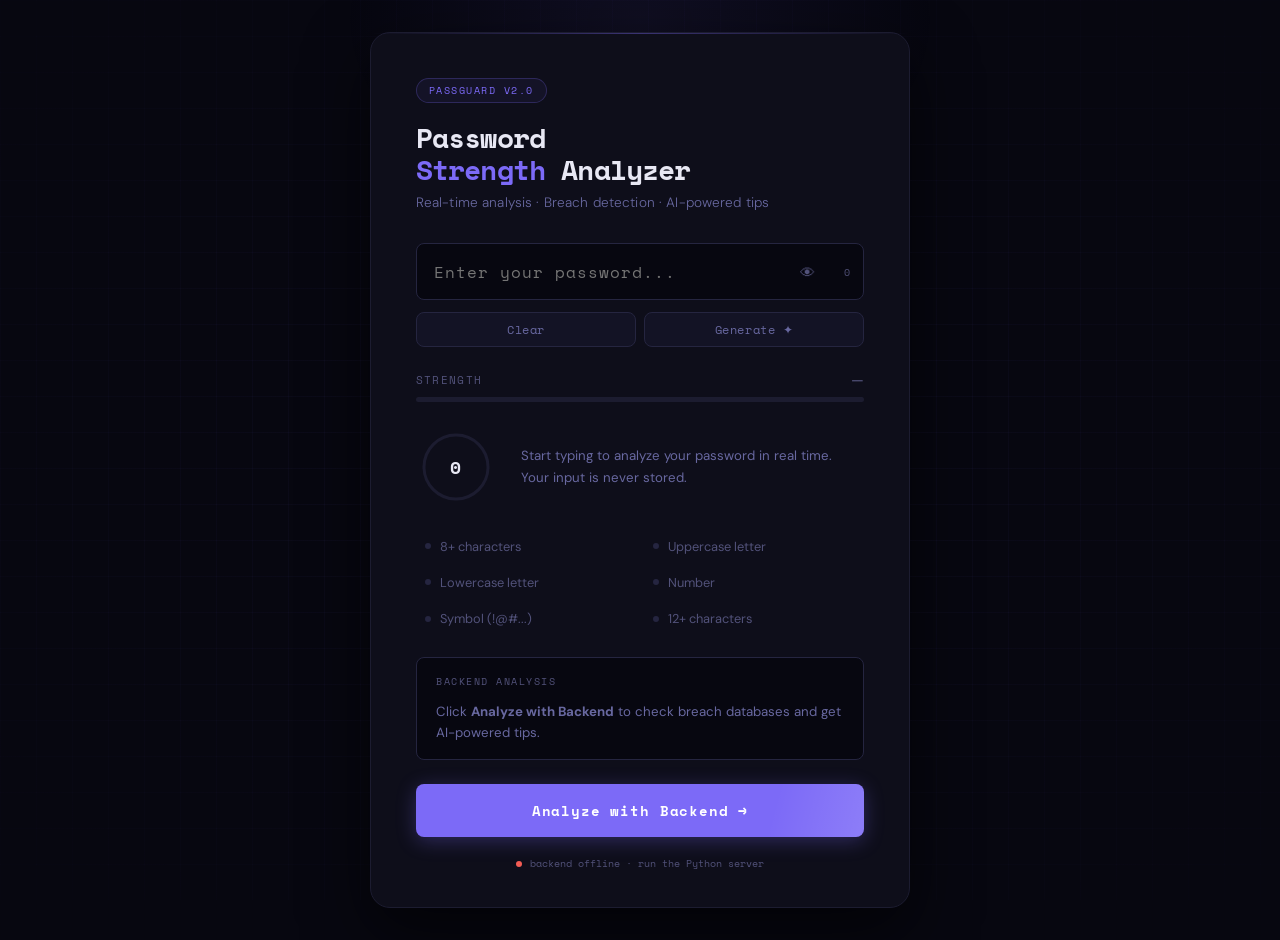
<file: frontend/index.html>
<!DOCTYPE html>
<html lang="en">
<head>
  <meta charset="UTF-8" />
  <meta name="viewport" content="width=device-width, initial-scale=1.0"/>
  <title>PassGuard — Password Strength Analyzer</title>
  <link rel="preconnect" href="https://fonts.googleapis.com"/>
  <link href="https://fonts.googleapis.com/css2?family=Space+Mono:wght@400;700&family=DM+Sans:ital,wght@0,300;0,400;0,500;1,300&display=swap" rel="stylesheet"/>
  <link rel="stylesheet" href="style.css"/>
</head>
<body>

  <!-- Animated background grid -->
  <div class="bg-grid" aria-hidden="true"></div>
  <div class="bg-glow" aria-hidden="true"></div>

  <main class="card" role="main">

    <!-- Header -->
    <header class="card-header">
      <div class="badge" aria-label="Version">PassGuard v2.0</div>
      <h1>Password<br/><span class="accent">Strength</span> Analyzer</h1>
      <p class="subtitle">Real-time analysis · Breach detection · AI-powered tips</p>
    </header>

    <!-- Password Input -->
    <section class="input-section" aria-label="Password input">
      <div class="input-wrap">
        <label for="pwd" class="sr-only">Enter your password</label>
        <input
          type="password"
          id="pwd"
          placeholder="Enter your password..."
          autocomplete="new-password"
          spellcheck="false"
          aria-label="Password input"
          aria-describedby="strength-label"
        />
        <button class="toggle-vis" id="toggle-btn" onclick="toggleVis()" aria-label="Toggle password visibility">
          <span id="toggle-icon">👁</span>
        </button>
        <div class="input-length" id="pwd-length" aria-live="polite">0</div>
      </div>

      <!-- Copy / Clear -->
      <div class="input-actions">
        <button class="action-btn" onclick="clearPassword()" title="Clear password">Clear</button>
        <button class="action-btn" onclick="generatePassword()" title="Generate strong password">Generate ✦</button>
      </div>
    </section>

    <!-- Strength Meter -->
    <section class="meter-section" aria-label="Password strength meter">
      <div class="meter-label">
        <span class="mono-label">Strength</span>
        <span id="strength-label" aria-live="polite">—</span>
      </div>
      <div class="meter-track" role="progressbar" aria-valuenow="0" aria-valuemin="0" aria-valuemax="100" id="meter-track">
        <div class="meter-fill" id="meter"></div>
      </div>
    </section>

    <!-- Score + Description -->
    <section class="score-section" aria-label="Score details">
      <div class="score-row">
        <div class="score-circle" aria-hidden="true">
          <svg width="80" height="80" viewBox="0 0 80 80">
            <circle class="score-circle-bg" cx="40" cy="40" r="32"/>
            <circle class="score-circle-fill" id="score-ring" cx="40" cy="40" r="32"/>
          </svg>
          <div class="score-num" id="score-num">0</div>
        </div>
        <div class="score-details">
          <p id="score-desc" aria-live="polite">Start typing to analyze your password in real time. Your input is never stored.</p>
          <div class="entropy-row" id="entropy-row" style="display:none">
            <span class="entropy-badge" id="entropy-val"></span>
            <span class="entropy-badge" id="crack-time"></span>
          </div>
        </div>
      </div>
    </section>

    <!-- Rules Checklist -->
    <section class="rules-section" aria-label="Password requirements">
      <div class="rules" id="rules-grid">
        <div class="rule" id="r-len"   aria-label="8 or more characters"><div class="rule-dot" aria-hidden="true"></div>8+ characters</div>
        <div class="rule" id="r-upper" aria-label="Uppercase letter"><div class="rule-dot" aria-hidden="true"></div>Uppercase letter</div>
        <div class="rule" id="r-lower" aria-label="Lowercase letter"><div class="rule-dot" aria-hidden="true"></div>Lowercase letter</div>
        <div class="rule" id="r-num"   aria-label="Number"><div class="rule-dot" aria-hidden="true"></div>Number</div>
        <div class="rule" id="r-sym"   aria-label="Special symbol"><div class="rule-dot" aria-hidden="true"></div>Symbol (!@#...)</div>
        <div class="rule" id="r-long"  aria-label="12 or more characters"><div class="rule-dot" aria-hidden="true"></div>12+ characters</div>
      </div>
    </section>

    <!-- Backend Panel -->
    <section class="backend-panel" id="backend-panel" aria-label="Backend analysis results" aria-live="polite">
      <div class="panel-title">
        <div class="dot-blink" id="blink-dot" style="display:none" aria-hidden="true"></div>
        <span>Backend Analysis</span>
        <span class="panel-badge" id="panel-badge" style="display:none"></span>
      </div>
      <div class="panel-body" id="panel-body">
        Click <strong>Analyze with Backend</strong> to check breach databases and get AI-powered tips.
      </div>
    </section>

    <!-- Analyze Button -->
    <button class="btn" id="analyze-btn" onclick="analyzeBackend()" aria-label="Analyze password with backend">
      <span id="btn-text">Analyze with Backend →</span>
      <span class="btn-shimmer" aria-hidden="true"></span>
    </button>

    <!-- Server Status -->
    <footer class="server-status" aria-label="Server connection status">
      <div class="status-dot" id="status-dot" aria-hidden="true"></div>
      <span id="status-text">checking server...</span>
    </footer>

  </main>

  <script src="app.js"></script>
</body>
</html>
</file>
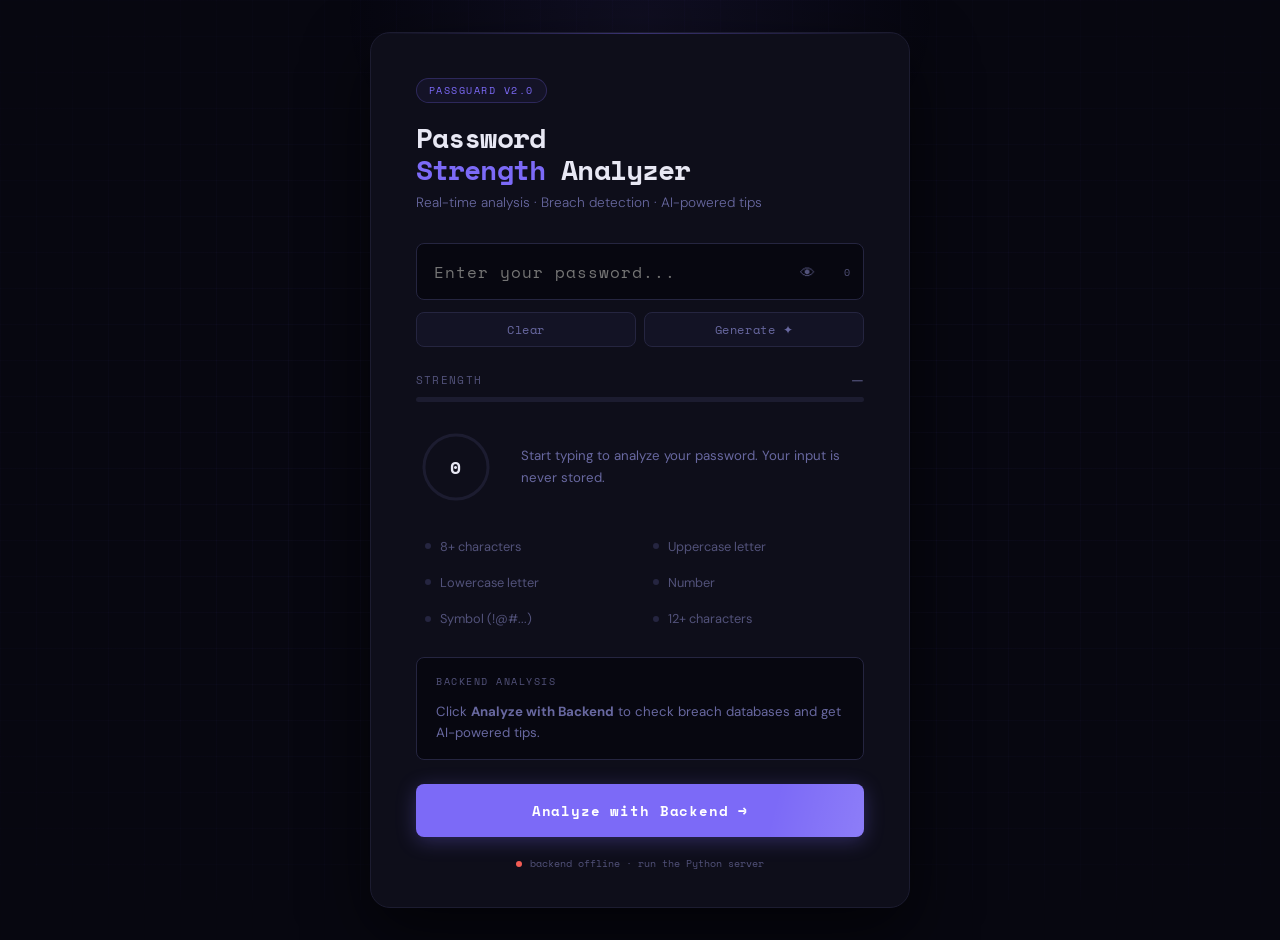
<file: frontend/passguard-full.html>
<!DOCTYPE html>
<html lang="en">
<head>
  <meta charset="UTF-8" />
  <meta name="viewport" content="width=device-width, initial-scale=1.0"/>
  <title>PassGuard — Password Strength Analyzer</title>
  <link rel="preconnect" href="https://fonts.googleapis.com"/>
  <link href="https://fonts.googleapis.com/css2?family=Space+Mono:wght@400;700&family=DM+Sans:ital,wght@0,300;0,400;0,500;1,300&display=swap" rel="stylesheet"/>
  <style>
    *, *::before, *::after { box-sizing: border-box; margin: 0; padding: 0; }

    :root {
      --bg:        #070710;
      --surface:   #0e0e1a;
      --surface2:  #131325;
      --border:    #1c1c30;
      --border2:   #252540;
      --text:      #e8e8f4;
      --muted:     #52527a;
      --muted2:    #6868a0;
      --accent:    #7c6af7;
      --accent2:   #9d8fff;
      --weak:      #f25c54;
      --fair:      #f5a623;
      --good:      #3ecf8e;
      --strong:    #7c6af7;
      --mono:      'Space Mono', monospace;
      --sans:      'DM Sans', sans-serif;
      --radius:    14px;
      --radius-sm: 8px;
      --shadow:    0 24px 64px rgba(0,0,0,0.6);
    }

    .sr-only { position:absolute;width:1px;height:1px;padding:0;margin:-1px;overflow:hidden;clip:rect(0,0,0,0);white-space:nowrap;border:0; }

    body {
      background: var(--bg); color: var(--text);
      font-family: var(--sans); min-height: 100vh;
      display: flex; align-items: center; justify-content: center;
      padding: 2rem 1rem; overflow-x: hidden;
    }

    .bg-grid {
      position: fixed; inset: 0; pointer-events: none; z-index: 0;
      background-image:
        linear-gradient(rgba(124,106,247,0.04) 1px, transparent 1px),
        linear-gradient(90deg, rgba(124,106,247,0.04) 1px, transparent 1px);
      background-size: 36px 36px;
      mask-image: radial-gradient(ellipse 80% 80% at 50% 50%, black 30%, transparent 100%);
    }

    .bg-glow {
      position: fixed; top: -20vh; left: 50%; transform: translateX(-50%);
      width: 600px; height: 400px; pointer-events: none; z-index: 0;
      background: radial-gradient(ellipse, rgba(124,106,247,0.08) 0%, transparent 70%);
    }

    .card {
      position: relative; z-index: 1;
      background: var(--surface); border: 1px solid var(--border);
      border-radius: 20px; padding: 2.8rem 2.8rem 2.2rem;
      width: 100%; max-width: 540px; box-shadow: var(--shadow);
      animation: cardIn 0.5s cubic-bezier(0.22,1,0.36,1) both;
    }
    @keyframes cardIn {
      from { opacity:0; transform: translateY(20px) scale(0.97); }
      to   { opacity:1; transform: translateY(0) scale(1); }
    }
    .card::after {
      content: ''; position: absolute; top: 0; left: 0; right: 0; height: 1px;
      background: linear-gradient(90deg, transparent, rgba(124,106,247,0.4), transparent);
      border-radius: 20px 20px 0 0;
    }

    .badge {
      display: inline-flex; align-items: center; gap: 6px;
      font-family: var(--mono); font-size: 10px;
      letter-spacing: 0.15em; text-transform: uppercase;
      color: var(--accent); border: 1px solid rgba(124,106,247,0.25);
      padding: 4px 12px; border-radius: 100px; margin-bottom: 1.2rem;
      background: rgba(124,106,247,0.06);
    }
    h1 { font-family: var(--mono); font-size: 1.75rem; font-weight: 700; line-height: 1.15; margin-bottom: 0.5rem; letter-spacing: -0.03em; }
    h1 .accent { color: var(--accent); }
    .subtitle { color: var(--muted2); font-size: 0.85rem; margin-bottom: 2rem; font-weight: 300; }

    .input-wrap { position: relative; margin-bottom: 0.75rem; }
    input[type="password"], input[type="text"] {
      width: 100%; background: var(--bg); border: 1px solid var(--border2);
      border-radius: var(--radius-sm); padding: 0.95rem 5.5rem 0.95rem 1.1rem;
      font-family: var(--mono); font-size: 1rem; color: var(--text); outline: none;
      transition: border-color 0.25s, box-shadow 0.25s; letter-spacing: 0.06em;
    }
    input:focus { border-color: var(--accent); box-shadow: 0 0 0 3px rgba(124,106,247,0.12); }
    .toggle-vis {
      position: absolute; right: 2.8rem; top: 50%; transform: translateY(-50%);
      background: none; border: none; cursor: pointer; color: var(--muted);
      font-size: 0.95rem; transition: color 0.2s; padding: 4px;
    }
    .toggle-vis:hover { color: var(--text); }
    .input-length {
      position: absolute; right: 0.9rem; top: 50%; transform: translateY(-50%);
      font-family: var(--mono); font-size: 0.65rem; color: var(--muted);
    }
    .input-actions { display: flex; gap: 0.5rem; margin-bottom: 1.5rem; }
    .action-btn {
      flex: 1; padding: 0.5rem; background: var(--surface2);
      border: 1px solid var(--border2); border-radius: var(--radius-sm);
      color: var(--muted2); font-family: var(--mono); font-size: 0.72rem;
      letter-spacing: 0.05em; cursor: pointer; transition: all 0.2s;
    }
    .action-btn:hover { border-color: var(--accent); color: var(--accent); background: rgba(124,106,247,0.06); }

    .meter-label { display: flex; justify-content: space-between; align-items: center; margin-bottom: 0.5rem; font-size: 0.8rem; }
    .mono-label { color: var(--muted); font-family: var(--mono); font-size: 0.68rem; letter-spacing: 0.12em; text-transform: uppercase; }
    #strength-label { font-weight: 500; font-size: 0.9rem; transition: color 0.3s; color: var(--muted); }
    .meter-track { height: 5px; background: var(--border); border-radius: 100px; margin-bottom: 1.6rem; overflow: hidden; }
    .meter-fill { height: 100%; width: 0%; border-radius: 100px; transition: width 0.45s cubic-bezier(0.34,1.56,0.64,1), background 0.3s; background: var(--muted); }

    .score-row { display: flex; align-items: center; gap: 1.6rem; margin-bottom: 1.5rem; }
    .score-circle { position: relative; width: 80px; height: 80px; flex-shrink: 0; }
    .score-circle svg { transform: rotate(-90deg); }
    .score-circle-bg  { fill: none; stroke: var(--border); stroke-width: 3; }
    .score-circle-fill { fill: none; stroke-width: 3; stroke-linecap: round; stroke-dasharray: 201.1; stroke-dashoffset: 201.1; transition: stroke-dashoffset 0.5s cubic-bezier(0.34,1.56,0.64,1), stroke 0.3s; }
    .score-num { position: absolute; inset: 0; display: flex; align-items: center; justify-content: center; font-family: var(--mono); font-size: 1.15rem; font-weight: 700; transition: color 0.3s; }
    .score-details { flex: 1; }
    .score-details p { font-size: 0.83rem; color: var(--muted2); line-height: 1.65; }
    .entropy-row { display: flex; gap: 0.5rem; margin-top: 0.6rem; flex-wrap: wrap; }
    .entropy-badge { font-family: var(--mono); font-size: 0.68rem; padding: 3px 8px; border-radius: 4px; background: rgba(124,106,247,0.1); color: var(--muted2); border: 1px solid rgba(124,106,247,0.15); }

    .rules { display: grid; grid-template-columns: 1fr 1fr; gap: 0.4rem; margin-bottom: 1.5rem; }
    .rule { display: flex; align-items: center; gap: 0.55rem; font-size: 0.8rem; color: var(--muted); transition: color 0.2s; padding: 0.4rem 0.6rem; border-radius: 6px; }
    .rule.pass { color: var(--text); background: rgba(62,207,142,0.04); }
    .rule-dot { width: 6px; height: 6px; border-radius: 50%; background: var(--border2); flex-shrink: 0; transition: background 0.2s, box-shadow 0.2s; }
    .rule.pass .rule-dot { background: var(--good); box-shadow: 0 0 7px rgba(62,207,142,0.5); }

    .backend-panel { background: var(--bg); border: 1px solid var(--border2); border-radius: var(--radius-sm); padding: 1rem 1.2rem; margin-bottom: 1.5rem; min-height: 80px; transition: border-color 0.3s; }
    .backend-panel.loading { border-color: var(--accent); }
    .backend-panel.error   { border-color: var(--weak); }
    .backend-panel.success { border-color: var(--good); }
    .panel-title { font-family: var(--mono); font-size: 0.64rem; letter-spacing: 0.15em; text-transform: uppercase; color: var(--muted); margin-bottom: 0.7rem; display: flex; align-items: center; gap: 0.5rem; }
    .panel-badge { margin-left: auto; font-size: 0.6rem; padding: 2px 7px; border-radius: 4px; background: rgba(62,207,142,0.1); color: var(--good); }
    .dot-blink { width: 6px; height: 6px; border-radius: 50%; background: var(--accent); animation: blink 0.9s ease-in-out infinite alternate; }
    @keyframes blink { from { opacity:1; } to { opacity:0.2; } }
    .panel-body { font-size: 0.83rem; color: var(--muted2); line-height: 1.6; }
    .tag { display: inline-block; font-family: var(--mono); font-size: 0.7rem; padding: 3px 8px; border-radius: 5px; margin-right: 5px; margin-top: 5px; }
    .tag.breached { background: rgba(242,92,84,0.12); color: var(--weak); border: 1px solid rgba(242,92,84,0.2); }
    .tag.safe     { background: rgba(62,207,142,0.1);  color: var(--good); border: 1px solid rgba(62,207,142,0.2); }
    .tag.tip      { background: rgba(124,106,247,0.1); color: var(--accent2); border: 1px solid rgba(124,106,247,0.2); }

    .btn {
      position: relative; overflow: hidden; width: 100%; padding: 1rem;
      background: var(--accent); color: #fff; border: none;
      border-radius: var(--radius-sm); font-family: var(--mono);
      font-size: 0.88rem; font-weight: 700; letter-spacing: 0.06em;
      cursor: pointer; transition: opacity 0.2s, transform 0.1s, box-shadow 0.2s;
      box-shadow: 0 4px 20px rgba(124,106,247,0.3);
    }
    .btn:hover { opacity: 0.9; box-shadow: 0 6px 28px rgba(124,106,247,0.45); }
    .btn:active { transform: scale(0.985); }
    .btn:disabled { opacity: 0.4; cursor: not-allowed; box-shadow: none; }
    .btn-shimmer {
      position: absolute; inset: 0;
      background: linear-gradient(105deg, transparent 40%, rgba(255,255,255,0.12) 50%, transparent 60%);
      background-size: 200% 100%; animation: shimmer 2.4s infinite;
    }
    @keyframes shimmer { from { background-position: 200% 0; } to { background-position: -200% 0; } }

    .server-status { text-align: center; font-family: var(--mono); font-size: 0.62rem; color: var(--muted); margin-top: 1.2rem; display: flex; align-items: center; justify-content: center; gap: 0.5rem; }
    .status-dot { width: 6px; height: 6px; border-radius: 50%; background: var(--muted); transition: background 0.3s; }
    .status-dot.online  { background: var(--good); box-shadow: 0 0 6px rgba(62,207,142,0.55); }
    .status-dot.offline { background: var(--weak); }

    @media (max-width: 480px) {
      .card { padding: 2rem 1.6rem 1.8rem; }
      h1 { font-size: 1.45rem; }
      .rules { grid-template-columns: 1fr; }
    }
  </style>
</head>
<body>
  <div class="bg-grid" aria-hidden="true"></div>
  <div class="bg-glow" aria-hidden="true"></div>

  <main class="card" role="main">
    <header>
      <div class="badge">PassGuard v2.0</div>
      <h1>Password<br/><span class="accent">Strength</span> Analyzer</h1>
      <p class="subtitle">Real-time analysis · Breach detection · AI-powered tips</p>
    </header>

    <section aria-label="Password input">
      <div class="input-wrap">
        <label for="pwd" class="sr-only">Enter your password</label>
        <input type="password" id="pwd" placeholder="Enter your password..." autocomplete="new-password" spellcheck="false"/>
        <button class="toggle-vis" id="toggle-btn" onclick="toggleVis()" aria-label="Toggle visibility"><span id="toggle-icon">👁</span></button>
        <div class="input-length" id="pwd-length">0</div>
      </div>
      <div class="input-actions">
        <button class="action-btn" onclick="clearPassword()">Clear</button>
        <button class="action-btn" onclick="generatePassword()">Generate ✦</button>
      </div>
    </section>

    <section aria-label="Strength meter">
      <div class="meter-label">
        <span class="mono-label">Strength</span>
        <span id="strength-label">—</span>
      </div>
      <div class="meter-track" id="meter-track" role="progressbar" aria-valuenow="0" aria-valuemin="0" aria-valuemax="100">
        <div class="meter-fill" id="meter"></div>
      </div>
    </section>

    <section aria-label="Score">
      <div class="score-row">
        <div class="score-circle" aria-hidden="true">
          <svg width="80" height="80" viewBox="0 0 80 80">
            <circle class="score-circle-bg" cx="40" cy="40" r="32"/>
            <circle class="score-circle-fill" id="score-ring" cx="40" cy="40" r="32"/>
          </svg>
          <div class="score-num" id="score-num">0</div>
        </div>
        <div class="score-details">
          <p id="score-desc" aria-live="polite">Start typing to analyze your password. Your input is never stored.</p>
          <div class="entropy-row" id="entropy-row" style="display:none">
            <span class="entropy-badge" id="entropy-val"></span>
            <span class="entropy-badge" id="crack-time"></span>
          </div>
        </div>
      </div>
    </section>

    <section aria-label="Requirements">
      <div class="rules">
        <div class="rule" id="r-len"><div class="rule-dot"></div>8+ characters</div>
        <div class="rule" id="r-upper"><div class="rule-dot"></div>Uppercase letter</div>
        <div class="rule" id="r-lower"><div class="rule-dot"></div>Lowercase letter</div>
        <div class="rule" id="r-num"><div class="rule-dot"></div>Number</div>
        <div class="rule" id="r-sym"><div class="rule-dot"></div>Symbol (!@#...)</div>
        <div class="rule" id="r-long"><div class="rule-dot"></div>12+ characters</div>
      </div>
    </section>

    <div class="backend-panel" id="backend-panel" aria-live="polite">
      <div class="panel-title">
        <div class="dot-blink" id="blink-dot" style="display:none"></div>
        <span>Backend Analysis</span>
        <span class="panel-badge" id="panel-badge" style="display:none"></span>
      </div>
      <div class="panel-body" id="panel-body">
        Click <strong>Analyze with Backend</strong> to check breach databases and get AI-powered tips.
      </div>
    </div>

    <button class="btn" id="analyze-btn" onclick="analyzeBackend()">
      <span id="btn-text">Analyze with Backend →</span>
      <span class="btn-shimmer" aria-hidden="true"></span>
    </button>

    <footer class="server-status">
      <div class="status-dot" id="status-dot"></div>
      <span id="status-text">checking server...</span>
    </footer>
  </main>

<script>
  const BACKEND_URL = 'http://localhost:8000';
  const CIRCUMFERENCE = 2 * Math.PI * 32;

  const CHAR_SETS = {
    lower: 'abcdefghijklmnopqrstuvwxyz',
    upper: 'ABCDEFGHIJKLMNOPQRSTUVWXYZ',
    numbers: '0123456789',
    symbols: '!@#$%^&*()-_=+[]{}|;:,.<>?',
  };

  const COMMON_PATTERNS = [
    /(.)\1{2,}/,
    /^(123|abc|qwerty|password|pass)/i,
    /^[a-z]+\d{1,3}$/i,
  ];

  function analyzeLocal() {
    const pwd = document.getElementById('pwd').value;
    document.getElementById('pwd-length').textContent = pwd.length;

    const rules = {
      len:   pwd.length >= 8,
      upper: /[A-Z]/.test(pwd),
      lower: /[a-z]/.test(pwd),
      num:   /[0-9]/.test(pwd),
      sym:   /[^A-Za-z0-9]/.test(pwd),
      long:  pwd.length >= 12,
    };

    [['len','r-len'],['upper','r-upper'],['lower','r-lower'],['num','r-num'],['sym','r-sym'],['long','r-long']]
      .forEach(([k, id]) => setRule(id, rules[k]));

    let score = Object.values(rules).filter(Boolean).length;
    let pct   = Math.round((score / 6) * 100);
    if (pwd.length && COMMON_PATTERNS.some(r => r.test(pwd))) pct = Math.max(0, pct - 20);

    const { color, label, desc } = resolveStrength(pwd, pct);

    const meter = document.getElementById('meter');
    meter.style.width = pwd.length ? pct + '%' : '0%';
    meter.style.background = color;
    document.getElementById('meter-track').setAttribute('aria-valuenow', pct);

    const lbl = document.getElementById('strength-label');
    lbl.textContent = label; lbl.style.color = color;

    const ring   = document.getElementById('score-ring');
    const offset = CIRCUMFERENCE - (pct / 100) * CIRCUMFERENCE;
    ring.style.strokeDashoffset = pwd.length ? offset : CIRCUMFERENCE;
    ring.style.stroke = color;

    const num = document.getElementById('score-num');
    num.textContent = pwd.length ? pct : '0'; num.style.color = color;
    document.getElementById('score-desc').textContent = desc;

    updateEntropyDisplay(pwd, rules);
  }

  function resolveStrength(pwd, pct) {
    if (!pwd.length) return { color:'var(--muted)',  label:'—',      desc:'Start typing to analyze your password.' };
    if (pct <= 33)  return { color:'var(--weak)',   label:'Weak',   desc:'Too easy to crack. Add uppercase letters, numbers and symbols.' };
    if (pct <= 50)  return { color:'var(--fair)',   label:'Fair',   desc:'Getting there — try mixing more character types and increasing length.' };
    if (pct <= 83)  return { color:'var(--good)',   label:'Good',   desc:'Solid password. A bit more length or symbols would make it excellent.' };
    return               { color:'var(--strong)', label:'Strong', desc:'Excellent! Highly resistant to brute-force and dictionary attacks.' };
  }

  function updateEntropyDisplay(pwd, rules) {
    const row = document.getElementById('entropy-row');
    if (!pwd.length) { row.style.display = 'none'; return; }
    const pool = (rules.lower?26:0)+(rules.upper?26:0)+(rules.num?10:0)+(rules.sym?30:0);
    const entropy = pool > 0 ? Math.round(pwd.length * Math.log2(pool)) : 0;
    document.getElementById('entropy-val').textContent  = `~${entropy} bits entropy`;
    document.getElementById('crack-time').textContent   = `Crack time: ${estimateCrackTime(entropy)}`;
    row.style.display = 'flex';
  }

  function estimateCrackTime(bits) {
    const s = Math.pow(2, bits) / 1e10;
    if (s < 1)        return '< 1 second';
    if (s < 60)       return `${Math.round(s)}s`;
    if (s < 3600)     return `${Math.round(s/60)}min`;
    if (s < 86400)    return `${Math.round(s/3600)}hr`;
    if (s < 31536000) return `${Math.round(s/86400)} days`;
    const y = s/31536000;
    if (y < 1e6) return `${Math.round(y).toLocaleString()} years`;
    return 'centuries+';
  }

  function setRule(id, pass) {
    document.getElementById(id).classList.toggle('pass', pass);
  }

  function toggleVis() {
    const input = document.getElementById('pwd');
    const icon  = document.getElementById('toggle-icon');
    input.type = input.type === 'password' ? 'text' : 'password';
    icon.textContent = input.type === 'password' ? '👁' : '🙈';
  }

  function clearPassword() {
    const input = document.getElementById('pwd');
    input.value = ''; analyzeLocal(); input.focus();
  }

  function generatePassword() {
    const all = CHAR_SETS.lower + CHAR_SETS.upper + CHAR_SETS.numbers + CHAR_SETS.symbols;
    const must = [
      CHAR_SETS.lower[Math.floor(Math.random()*26)],
      CHAR_SETS.upper[Math.floor(Math.random()*26)],
      CHAR_SETS.numbers[Math.floor(Math.random()*10)],
      CHAR_SETS.symbols[Math.floor(Math.random()*CHAR_SETS.symbols.length)],
    ];
    const rest = Array.from({length:12},()=>all[Math.floor(Math.random()*all.length)]);
    document.getElementById('pwd').value = [...must,...rest].sort(()=>Math.random()-0.5).join('');
    document.getElementById('pwd').type  = 'text';
    document.getElementById('toggle-icon').textContent = '🙈';
    analyzeLocal();
  }

  async function analyzeBackend() {
    const pwd = document.getElementById('pwd').value;
    if (!pwd) { showToast('Enter a password first.'); return; }

    const panel = document.getElementById('backend-panel');
    const body  = document.getElementById('panel-body');
    const btn   = document.getElementById('analyze-btn');
    const blink = document.getElementById('blink-dot');
    const badge = document.getElementById('panel-badge');

    panel.className = 'backend-panel loading';
    blink.style.display = 'block';
    badge.style.display = 'none';
    body.innerHTML = '<span style="color:var(--muted)">Contacting backend · checking breach databases…</span>';
    btn.disabled = true;
    document.getElementById('btn-text').textContent = 'Analyzing…';

    try {
      const res  = await fetch(`${BACKEND_URL}/analyze`, {
        method: 'POST',
        headers: {'Content-Type':'application/json'},
        body: JSON.stringify({password: pwd}),
      });
      if (!res.ok) throw new Error(`${res.status}`);
      const data = await res.json();

      panel.className = 'backend-panel success';
      blink.style.display = 'none';
      badge.style.display = 'inline';
      badge.textContent = 'Analysis complete';

      let html = `<strong>Score: ${data.score}/100</strong> &nbsp;·&nbsp; <strong>${data.label}</strong><br/><br/>`;
      html += data.breached
        ? `<span class="tag breached">⚠ Found in ${(data.breach_count||0).toLocaleString()} breach records</span><br/>`
        : `<span class="tag safe">✓ Not found in known breaches</span><br/>`;
      if (data.tips?.length) { html += '<br/>'; data.tips.forEach(t => { html += `<span class="tag tip">→ ${t}</span>`; }); }
      if (data.entropy) html += `<br/><br/><span style="color:var(--muted);font-size:0.74rem">Entropy: ${data.entropy} bits &nbsp;·&nbsp; Est. crack time: ${data.crack_time}</span>`;
      body.innerHTML = html;

    } catch (err) {
      panel.className = 'backend-panel error';
      blink.style.display = 'none';
      body.innerHTML = `<strong style="color:var(--weak)">Backend unreachable</strong><br/>
        <span style="font-size:0.78rem;color:var(--muted)">Run: <code>uvicorn server:app --reload --port 8000</code></span>`;
    }

    btn.disabled = false;
    document.getElementById('btn-text').textContent = 'Analyze with Backend →';
  }

  function showToast(msg) {
    const t = document.createElement('div');
    t.textContent = msg;
    Object.assign(t.style, {
      position:'fixed', bottom:'2rem', left:'50%', transform:'translateX(-50%)',
      background:'var(--surface)', border:'1px solid var(--border2)',
      color:'var(--text)', fontFamily:'var(--mono)', fontSize:'0.78rem',
      padding:'0.6rem 1.2rem', borderRadius:'8px',
      boxShadow:'0 8px 32px rgba(0,0,0,0.4)', zIndex:999,
    });
    document.body.appendChild(t);
    setTimeout(()=>t.remove(), 2800);
  }

  async function checkServer() {
    const dot  = document.getElementById('status-dot');
    const text = document.getElementById('status-text');
    try {
      const res = await fetch(`${BACKEND_URL}/health`, {signal: AbortSignal.timeout(2500)});
      if (res.ok) { dot.className='status-dot online'; text.textContent='backend connected · localhost:8000'; }
      else throw new Error();
    } catch {
      dot.className='status-dot offline'; text.textContent='backend offline · run the Python server';
    }
  }

  document.getElementById('pwd').addEventListener('input', analyzeLocal);
  checkServer();
  setInterval(checkServer, 5000);
</script>
</body>
</html>
</file>
<file: frontend/style.css>
/* ====================================================
   PassGuard — style.css
   Branch: feature/frontend-ui
   Contributor: Dev 1
   ==================================================== */

*, *::before, *::after { box-sizing: border-box; margin: 0; padding: 0; }

/* ─── Design Tokens ─────────────────────────────────── */
:root {
  --bg:        #070710;
  --surface:   #0e0e1a;
  --surface2:  #131325;
  --border:    #1c1c30;
  --border2:   #252540;
  --text:      #e8e8f4;
  --muted:     #52527a;
  --muted2:    #6868a0;
  --accent:    #7c6af7;
  --accent2:   #9d8fff;
  --weak:      #f25c54;
  --fair:      #f5a623;
  --good:      #3ecf8e;
  --strong:    #7c6af7;
  --mono:      'Space Mono', monospace;
  --sans:      'DM Sans', sans-serif;
  --radius:    14px;
  --radius-sm: 8px;
  --shadow:    0 24px 64px rgba(0,0,0,0.6);
}

/* ─── Accessibility ─────────────────────────────────── */
.sr-only {
  position: absolute; width: 1px; height: 1px;
  padding: 0; margin: -1px; overflow: hidden;
  clip: rect(0,0,0,0); white-space: nowrap; border: 0;
}

/* ─── Body & Background ─────────────────────────────── */
body {
  background: var(--bg);
  color: var(--text);
  font-family: var(--sans);
  min-height: 100vh;
  display: flex;
  align-items: center;
  justify-content: center;
  padding: 2rem 1rem;
  overflow-x: hidden;
}

.bg-grid {
  position: fixed; inset: 0; pointer-events: none; z-index: 0;
  background-image:
    linear-gradient(rgba(124,106,247,0.04) 1px, transparent 1px),
    linear-gradient(90deg, rgba(124,106,247,0.04) 1px, transparent 1px);
  background-size: 36px 36px;
  mask-image: radial-gradient(ellipse 80% 80% at 50% 50%, black 30%, transparent 100%);
}

.bg-glow {
  position: fixed; top: -20vh; left: 50%; transform: translateX(-50%);
  width: 600px; height: 400px; pointer-events: none; z-index: 0;
  background: radial-gradient(ellipse, rgba(124,106,247,0.08) 0%, transparent 70%);
}

/* ─── Card ──────────────────────────────────────────── */
.card {
  position: relative; z-index: 1;
  background: var(--surface);
  border: 1px solid var(--border);
  border-radius: 20px;
  padding: 2.8rem 2.8rem 2.2rem;
  width: 100%;
  max-width: 540px;
  box-shadow: var(--shadow);
  animation: cardIn 0.5s cubic-bezier(0.22,1,0.36,1) both;
}

@keyframes cardIn {
  from { opacity: 0; transform: translateY(20px) scale(0.97); }
  to   { opacity: 1; transform: translateY(0) scale(1); }
}

.card::after {
  content: '';
  position: absolute; top: 0; left: 0; right: 0; height: 1px;
  background: linear-gradient(90deg, transparent, rgba(124,106,247,0.4), transparent);
  border-radius: 20px 20px 0 0;
}

/* ─── Header ────────────────────────────────────────── */
.badge {
  display: inline-flex; align-items: center; gap: 6px;
  font-family: var(--mono); font-size: 10px;
  letter-spacing: 0.15em; text-transform: uppercase;
  color: var(--accent);
  border: 1px solid rgba(124,106,247,0.25);
  padding: 4px 12px; border-radius: 100px;
  margin-bottom: 1.2rem;
  background: rgba(124,106,247,0.06);
}

h1 {
  font-family: var(--mono); font-size: 1.75rem;
  font-weight: 700; line-height: 1.15;
  margin-bottom: 0.5rem; letter-spacing: -0.03em;
}

h1 .accent { color: var(--accent); }

.subtitle {
  color: var(--muted2); font-size: 0.85rem;
  margin-bottom: 2rem; font-weight: 300; letter-spacing: 0.01em;
}

/* ─── Input ─────────────────────────────────────────── */
.input-wrap {
  position: relative; margin-bottom: 0.75rem;
}

input[type="password"],
input[type="text"] {
  width: 100%;
  background: var(--bg);
  border: 1px solid var(--border2);
  border-radius: var(--radius-sm);
  padding: 0.95rem 5.5rem 0.95rem 1.1rem;
  font-family: var(--mono); font-size: 1rem;
  color: var(--text); outline: none;
  transition: border-color 0.25s, box-shadow 0.25s;
  letter-spacing: 0.06em;
}

input:focus {
  border-color: var(--accent);
  box-shadow: 0 0 0 3px rgba(124,106,247,0.12);
}

.toggle-vis {
  position: absolute; right: 2.8rem; top: 50%;
  transform: translateY(-50%);
  background: none; border: none; cursor: pointer;
  color: var(--muted); font-size: 0.95rem;
  transition: color 0.2s; padding: 4px;
}
.toggle-vis:hover { color: var(--text); }

.input-length {
  position: absolute; right: 0.9rem; top: 50%;
  transform: translateY(-50%);
  font-family: var(--mono); font-size: 0.65rem;
  color: var(--muted); min-width: 1.5rem; text-align: right;
}

.input-actions {
  display: flex; gap: 0.5rem; margin-bottom: 1.5rem;
}

.action-btn {
  flex: 1; padding: 0.5rem;
  background: var(--surface2); border: 1px solid var(--border2);
  border-radius: var(--radius-sm); color: var(--muted2);
  font-family: var(--mono); font-size: 0.72rem;
  letter-spacing: 0.05em; cursor: pointer;
  transition: all 0.2s;
}
.action-btn:hover {
  border-color: var(--accent); color: var(--accent);
  background: rgba(124,106,247,0.06);
}

/* ─── Strength Meter ────────────────────────────────── */
.meter-label {
  display: flex; justify-content: space-between; align-items: center;
  margin-bottom: 0.5rem; font-size: 0.8rem;
}
.mono-label {
  color: var(--muted); font-family: var(--mono);
  font-size: 0.68rem; letter-spacing: 0.12em; text-transform: uppercase;
}
#strength-label {
  font-weight: 500; font-size: 0.9rem;
  transition: color 0.3s; color: var(--muted);
}

.meter-track {
  height: 5px; background: var(--border);
  border-radius: 100px; margin-bottom: 1.6rem; overflow: hidden;
}
.meter-fill {
  height: 100%; width: 0%;
  border-radius: 100px;
  transition: width 0.45s cubic-bezier(0.34,1.56,0.64,1), background 0.3s;
  background: var(--muted);
}

/* ─── Score Circle ──────────────────────────────────── */
.score-row {
  display: flex; align-items: center;
  gap: 1.6rem; margin-bottom: 1.5rem;
}

.score-circle {
  position: relative; width: 80px; height: 80px; flex-shrink: 0;
}
.score-circle svg { transform: rotate(-90deg); }
.score-circle-bg  { fill: none; stroke: var(--border); stroke-width: 3; }
.score-circle-fill {
  fill: none; stroke-width: 3; stroke-linecap: round;
  stroke-dasharray: 201.1; stroke-dashoffset: 201.1;
  transition: stroke-dashoffset 0.5s cubic-bezier(0.34,1.56,0.64,1), stroke 0.3s;
}
.score-num {
  position: absolute; inset: 0;
  display: flex; align-items: center; justify-content: center;
  font-family: var(--mono); font-size: 1.15rem; font-weight: 700;
  transition: color 0.3s;
}

.score-details { flex: 1; }
.score-details p {
  font-size: 0.83rem; color: var(--muted2); line-height: 1.65;
}

.entropy-row { display: flex; gap: 0.5rem; margin-top: 0.6rem; flex-wrap: wrap; }
.entropy-badge {
  font-family: var(--mono); font-size: 0.68rem;
  padding: 3px 8px; border-radius: 4px;
  background: rgba(124,106,247,0.1); color: var(--muted2);
  border: 1px solid rgba(124,106,247,0.15);
}

/* ─── Rules Grid ────────────────────────────────────── */
.rules {
  display: grid; grid-template-columns: 1fr 1fr;
  gap: 0.4rem; margin-bottom: 1.5rem;
}
.rule {
  display: flex; align-items: center; gap: 0.55rem;
  font-size: 0.8rem; color: var(--muted);
  transition: color 0.2s; padding: 0.4rem 0.6rem;
  border-radius: 6px;
}
.rule.pass { color: var(--text); background: rgba(62,207,142,0.04); }

.rule-dot {
  width: 6px; height: 6px; border-radius: 50%;
  background: var(--border2); flex-shrink: 0;
  transition: background 0.2s, box-shadow 0.2s;
}
.rule.pass .rule-dot {
  background: var(--good);
  box-shadow: 0 0 7px rgba(62,207,142,0.5);
}

/* ─── Backend Panel ─────────────────────────────────── */
.backend-panel {
  background: var(--bg); border: 1px solid var(--border2);
  border-radius: var(--radius-sm); padding: 1rem 1.2rem;
  margin-bottom: 1.5rem; min-height: 80px; transition: border-color 0.3s;
}
.backend-panel.loading { border-color: var(--accent); }
.backend-panel.error   { border-color: var(--weak); }
.backend-panel.success { border-color: var(--good); }

.panel-title {
  font-family: var(--mono); font-size: 0.64rem;
  letter-spacing: 0.15em; text-transform: uppercase;
  color: var(--muted); margin-bottom: 0.7rem;
  display: flex; align-items: center; gap: 0.5rem;
}
.panel-badge {
  margin-left: auto; font-size: 0.6rem;
  padding: 2px 7px; border-radius: 4px;
  background: rgba(62,207,142,0.1); color: var(--good);
}

.dot-blink {
  width: 6px; height: 6px; border-radius: 50%;
  background: var(--accent);
  animation: blink 0.9s ease-in-out infinite alternate;
}
@keyframes blink { from { opacity: 1; } to { opacity: 0.2; } }

.panel-body { font-size: 0.83rem; color: var(--muted2); line-height: 1.6; }

.tag {
  display: inline-block; font-family: var(--mono); font-size: 0.7rem;
  padding: 3px 8px; border-radius: 5px;
  margin-right: 5px; margin-top: 5px;
}
.tag.breached { background: rgba(242,92,84,0.12); color: var(--weak); border: 1px solid rgba(242,92,84,0.2); }
.tag.safe     { background: rgba(62,207,142,0.1);  color: var(--good); border: 1px solid rgba(62,207,142,0.2); }
.tag.tip      { background: rgba(124,106,247,0.1); color: var(--accent2); border: 1px solid rgba(124,106,247,0.2); }

/* ─── Button ────────────────────────────────────────── */
.btn {
  position: relative; overflow: hidden;
  width: 100%; padding: 1rem;
  background: var(--accent); color: #fff;
  border: none; border-radius: var(--radius-sm);
  font-family: var(--mono); font-size: 0.88rem;
  font-weight: 700; letter-spacing: 0.06em;
  cursor: pointer;
  transition: opacity 0.2s, transform 0.1s, box-shadow 0.2s;
  box-shadow: 0 4px 20px rgba(124,106,247,0.3);
}
.btn:hover {
  opacity: 0.9;
  box-shadow: 0 6px 28px rgba(124,106,247,0.45);
}
.btn:active { transform: scale(0.985); }
.btn:disabled { opacity: 0.4; cursor: not-allowed; box-shadow: none; }

.btn-shimmer {
  position: absolute; inset: 0;
  background: linear-gradient(105deg, transparent 40%, rgba(255,255,255,0.12) 50%, transparent 60%);
  background-size: 200% 100%;
  animation: shimmer 2.4s infinite;
}
@keyframes shimmer {
  from { background-position: 200% 0; }
  to   { background-position: -200% 0; }
}

/* ─── Server Status ─────────────────────────────────── */
.server-status {
  text-align: center; font-family: var(--mono);
  font-size: 0.62rem; color: var(--muted);
  margin-top: 1.2rem;
  display: flex; align-items: center; justify-content: center; gap: 0.5rem;
}
.status-dot {
  width: 6px; height: 6px; border-radius: 50%;
  background: var(--muted); transition: background 0.3s;
}
.status-dot.online  { background: var(--good); box-shadow: 0 0 6px rgba(62,207,142,0.55); }
.status-dot.offline { background: var(--weak); }

/* ─── Responsive ────────────────────────────────────── */
@media (max-width: 480px) {
  .card { padding: 2rem 1.6rem 1.8rem; }
  h1 { font-size: 1.45rem; }
  .rules { grid-template-columns: 1fr; }
}
</file>
